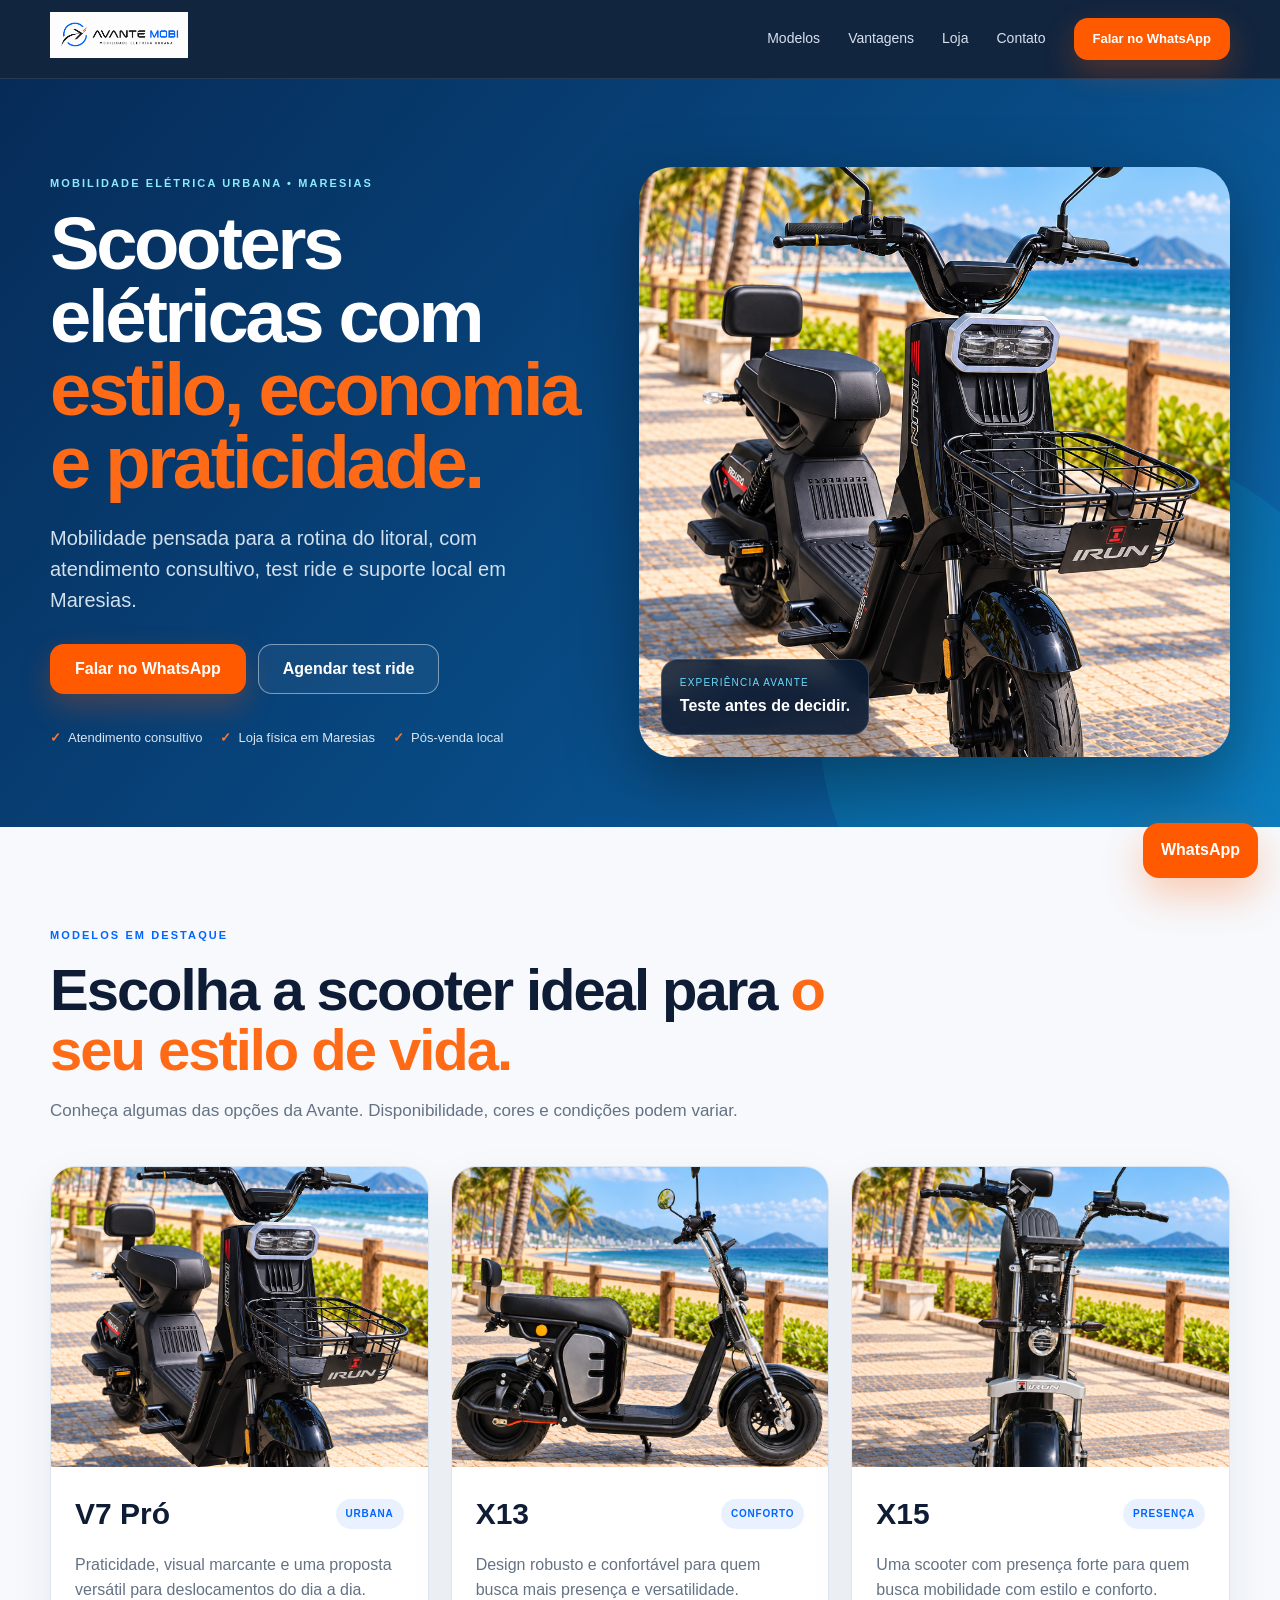
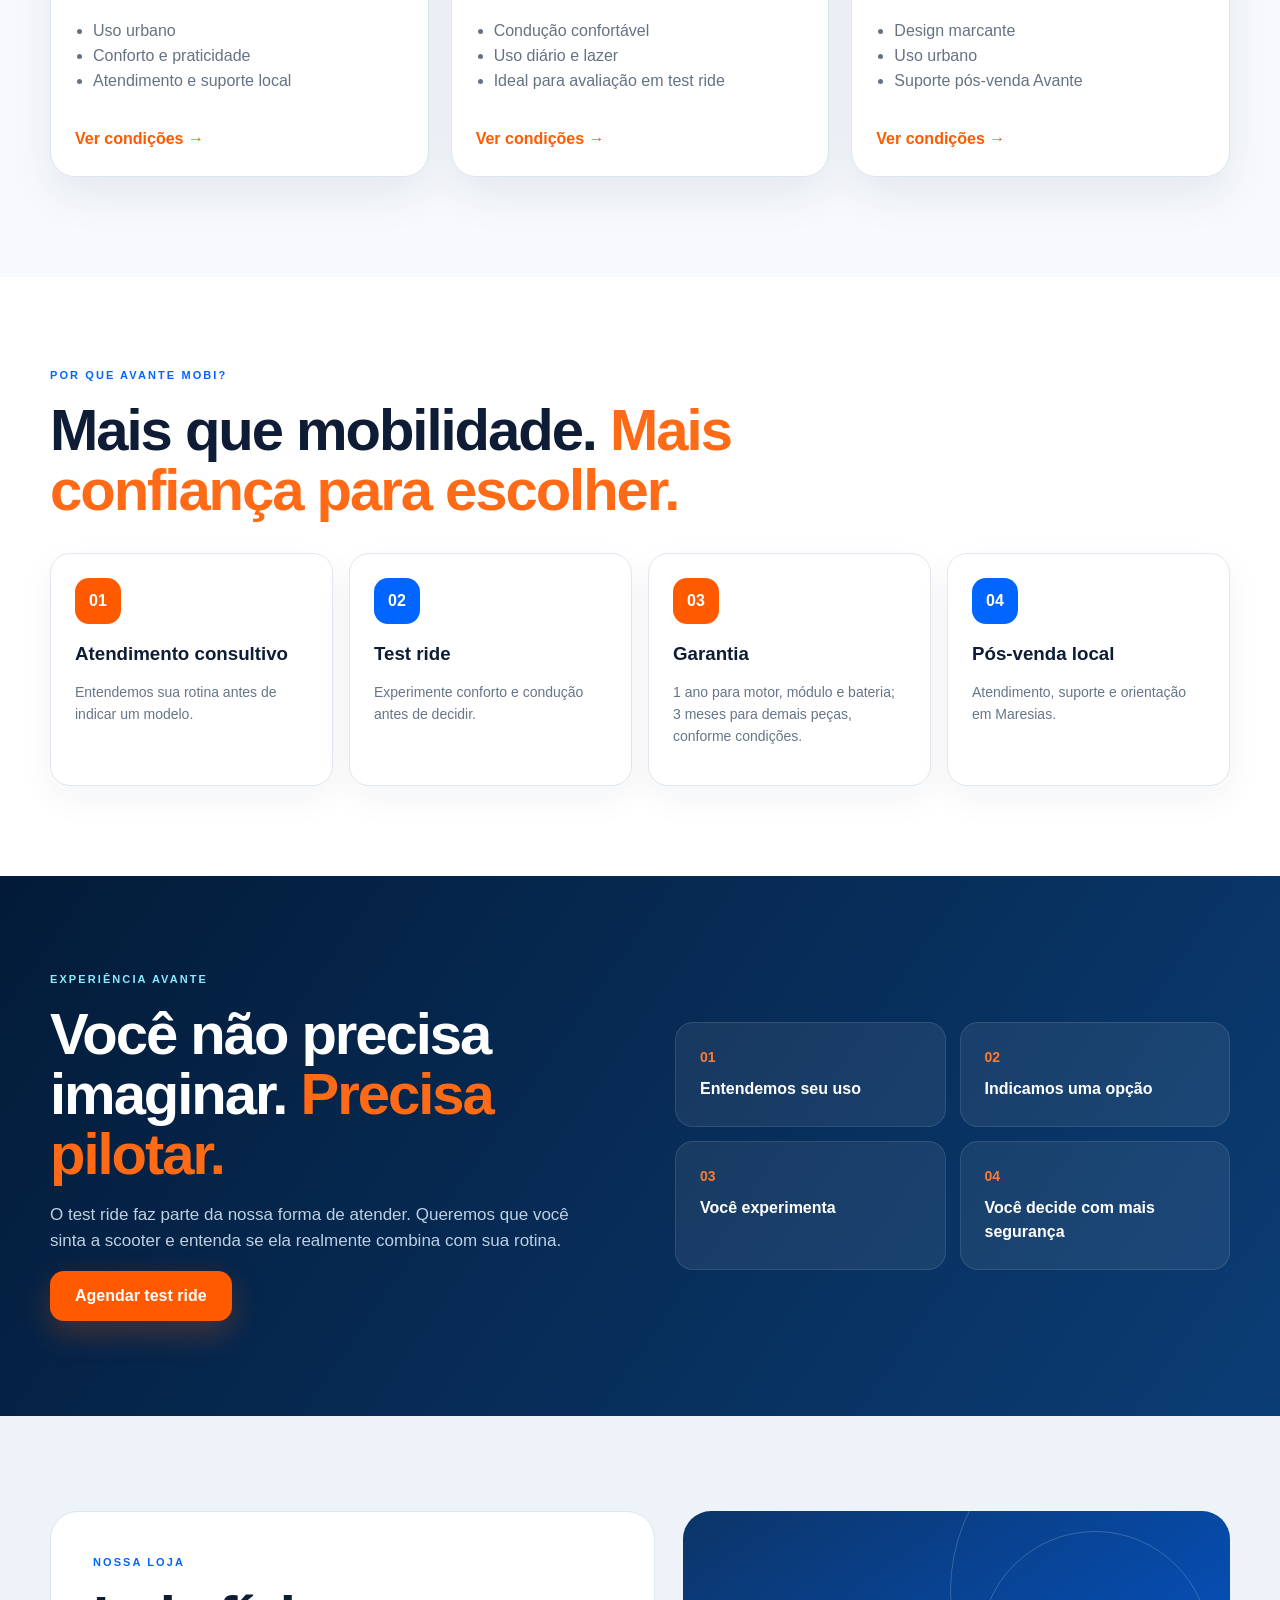
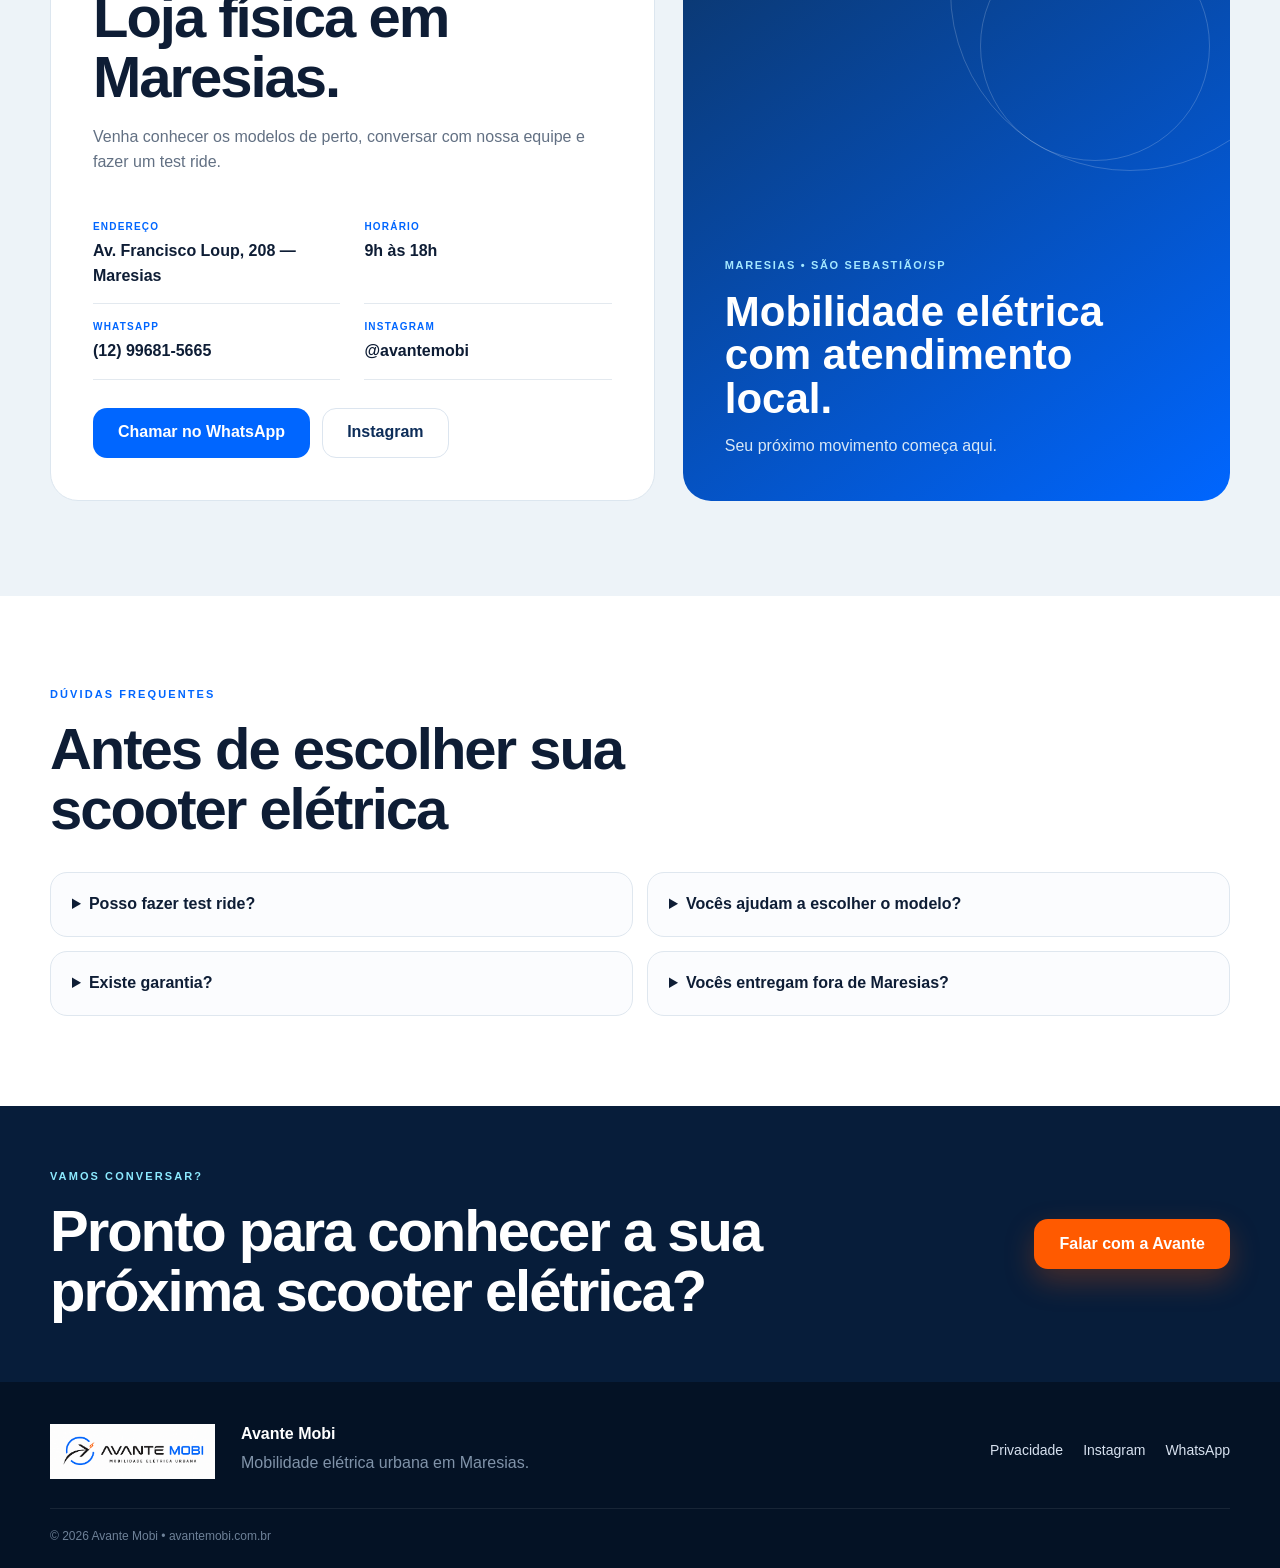
<file: index.html>
<!doctype html>
<html lang="pt-BR">
<head>
  <meta charset="utf-8">
  <meta name="viewport" content="width=device-width,initial-scale=1">
  <meta name="description" content="Avante Mobi — scooters elétricas e mobilidade elétrica urbana em Maresias, São Sebastião. Test ride, atendimento consultivo e pós-venda local.">
  <title>Avante Mobi | Scooters Elétricas em Maresias</title>
  <link rel="stylesheet" href="styles.css">
</head>
<body>
<header class="topbar">
  <div class="container nav">
    <a class="brand" href="#inicio"><img src="assets/logo-avante.png" alt="Avante Mobi"></a>
    <nav>
      <a href="#modelos">Modelos</a>
      <a href="#vantagens">Vantagens</a>
      <a href="#loja">Loja</a>
      <a href="#contato">Contato</a>
    </nav>
    <a class="btn btn-orange btn-small" href="https://wa.me/5512996815665?text=Olá%2C%20quero%20conhecer%20as%20scooters%20elétricas%20da%20Avante%20Mobi." target="_blank">Falar no WhatsApp</a>
  </div>
</header>

<main>
<section class="hero" id="inicio">
  <div class="hero-overlay"></div>
  <div class="container hero-grid">
    <div class="hero-copy">
      <p class="kicker">MOBILIDADE ELÉTRICA URBANA • MARESIAS</p>
      <h1>Scooters elétricas com <span>estilo, economia e praticidade.</span></h1>
      <p class="hero-text">Mobilidade pensada para a rotina do litoral, com atendimento consultivo, test ride e suporte local em Maresias.</p>
      <div class="actions">
        <a class="btn btn-orange" href="https://wa.me/5512996815665?text=Olá%2C%20quero%20falar%20com%20a%20Avante%20Mobi." target="_blank">Falar no WhatsApp</a>
        <a class="btn btn-outline" href="https://wa.me/5512996815665?text=Olá%2C%20quero%20agendar%20um%20test%20ride." target="_blank">Agendar test ride</a>
      </div>
      <div class="mini-benefits">
        <span>Atendimento consultivo</span>
        <span>Loja física em Maresias</span>
        <span>Pós-venda local</span>
      </div>
    </div>
    <div class="hero-photo-wrap">
      <img class="hero-photo" src="assets/v7-pro-orla.png" alt="Scooter elétrica V7 Pró em cenário de litoral">
      <div class="hero-badge">
        <small>EXPERIÊNCIA AVANTE</small>
        <strong>Teste antes de decidir.</strong>
      </div>
    </div>
  </div>
</section>

<section class="models" id="modelos">
  <div class="container">
    <div class="section-title">
      <p class="kicker blue">MODELOS EM DESTAQUE</p>
      <h2>Escolha a scooter ideal para <span>o seu estilo de vida.</span></h2>
      <p>Conheça algumas das opções da Avante. Disponibilidade, cores e condições podem variar.</p>
    </div>

    <div class="model-grid">
      <article class="model-card">
        <div class="model-image"><img src="assets/v7-pro-orla.png" alt="V7 Pró"></div>
        <div class="model-content">
          <div class="model-top"><h3>V7 Pró</h3><span>Urbana</span></div>
          <p>Praticidade, visual marcante e uma proposta versátil para deslocamentos do dia a dia.</p>
          <ul><li>Uso urbano</li><li>Conforto e praticidade</li><li>Atendimento e suporte local</li></ul>
          <a href="https://wa.me/5512996815665?text=Olá%2C%20quero%20saber%20mais%20sobre%20a%20V7%20Pró." target="_blank">Ver condições →</a>
        </div>
      </article>

      <article class="model-card">
        <div class="model-image"><img src="assets/x13-orla.png" alt="X13"></div>
        <div class="model-content">
          <div class="model-top"><h3>X13</h3><span>Conforto</span></div>
          <p>Design robusto e confortável para quem busca mais presença e versatilidade.</p>
          <ul><li>Condução confortável</li><li>Uso diário e lazer</li><li>Ideal para avaliação em test ride</li></ul>
          <a href="https://wa.me/5512996815665?text=Olá%2C%20quero%20saber%20mais%20sobre%20a%20X13." target="_blank">Ver condições →</a>
        </div>
      </article>

      <article class="model-card">
        <div class="model-image"><img src="assets/x15-orla.png" alt="X15"></div>
        <div class="model-content">
          <div class="model-top"><h3>X15</h3><span>Presença</span></div>
          <p>Uma scooter com presença forte para quem busca mobilidade com estilo e conforto.</p>
          <ul><li>Design marcante</li><li>Uso urbano</li><li>Suporte pós-venda Avante</li></ul>
          <a href="https://wa.me/5512996815665?text=Olá%2C%20quero%20saber%20mais%20sobre%20a%20X15." target="_blank">Ver condições →</a>
        </div>
      </article>
    </div>
  </div>
</section>

<section class="advantages" id="vantagens">
  <div class="container">
    <div class="section-title compact">
      <p class="kicker blue">POR QUE AVANTE MOBI?</p>
      <h2>Mais que mobilidade. <span>Mais confiança para escolher.</span></h2>
    </div>
    <div class="adv-grid">
      <div class="adv"><div class="adv-icon">01</div><h3>Atendimento consultivo</h3><p>Entendemos sua rotina antes de indicar um modelo.</p></div>
      <div class="adv"><div class="adv-icon">02</div><h3>Test ride</h3><p>Experimente conforto e condução antes de decidir.</p></div>
      <div class="adv"><div class="adv-icon">03</div><h3>Garantia</h3><p>1 ano para motor, módulo e bateria; 3 meses para demais peças, conforme condições.</p></div>
      <div class="adv"><div class="adv-icon">04</div><h3>Pós-venda local</h3><p>Atendimento, suporte e orientação em Maresias.</p></div>
    </div>
  </div>
</section>

<section class="test-ride">
  <div class="container test-grid">
    <div>
      <p class="kicker">EXPERIÊNCIA AVANTE</p>
      <h2>Você não precisa imaginar. <span>Precisa pilotar.</span></h2>
      <p>O test ride faz parte da nossa forma de atender. Queremos que você sinta a scooter e entenda se ela realmente combina com sua rotina.</p>
      <a class="btn btn-orange" href="https://wa.me/5512996815665?text=Olá%2C%20quero%20agendar%20um%20test%20ride%20na%20Avante%20Mobi." target="_blank">Agendar test ride</a>
    </div>
    <div class="steps">
      <div><b>01</b><span>Entendemos seu uso</span></div>
      <div><b>02</b><span>Indicamos uma opção</span></div>
      <div><b>03</b><span>Você experimenta</span></div>
      <div><b>04</b><span>Você decide com mais segurança</span></div>
    </div>
  </div>
</section>

<section class="store" id="loja">
  <div class="container store-grid">
    <div class="store-card">
      <p class="kicker blue">NOSSA LOJA</p>
      <h2>Loja física em Maresias.</h2>
      <p>Venha conhecer os modelos de perto, conversar com nossa equipe e fazer um test ride.</p>
      <div class="store-info">
        <div><small>ENDEREÇO</small><strong>Av. Francisco Loup, 208 — Maresias</strong></div>
        <div><small>HORÁRIO</small><strong>9h às 18h</strong></div>
        <div><small>WHATSAPP</small><strong>(12) 99681-5665</strong></div>
        <div><small>INSTAGRAM</small><strong>@avantemobi</strong></div>
      </div>
      <div class="actions">
        <a class="btn btn-blue" href="https://wa.me/5512996815665" target="_blank">Chamar no WhatsApp</a>
        <a class="btn btn-light" href="https://www.instagram.com/avantemobi/" target="_blank">Instagram</a>
      </div>
    </div>
    <div class="store-visual">
      <div class="store-circle one"></div><div class="store-circle two"></div>
      <p>MARESIAS • SÃO SEBASTIÃO/SP</p>
      <h3>Mobilidade elétrica com atendimento local.</h3>
      <span>Seu próximo movimento começa aqui.</span>
    </div>
  </div>
</section>

<section class="faq">
  <div class="container">
    <div class="section-title compact"><p class="kicker blue">DÚVIDAS FREQUENTES</p><h2>Antes de escolher sua scooter elétrica</h2></div>
    <div class="faq-grid">
      <details><summary>Posso fazer test ride?</summary><p>Sim. O test ride é realizado conforme disponibilidade e condições de segurança. Chame no WhatsApp para agendar.</p></details>
      <details><summary>Vocês ajudam a escolher o modelo?</summary><p>Sim. Nosso atendimento é consultivo e leva em conta sua rotina, deslocamento, conforto e necessidade.</p></details>
      <details><summary>Existe garantia?</summary><p>Sim. A referência atual é 1 ano para motor, módulo e bateria e 3 meses para demais peças, conforme condições de cobertura e uso.</p></details>
      <details><summary>Vocês entregam fora de Maresias?</summary><p>Consulte a equipe. A possibilidade, prazo e valor de entrega dependem da cidade e do modelo.</p></details>
    </div>
  </div>
</section>

<section class="cta" id="contato">
  <div class="container cta-inner">
    <div><p class="kicker">VAMOS CONVERSAR?</p><h2>Pronto para conhecer a sua próxima scooter elétrica?</h2></div>
    <a class="btn btn-orange" href="https://wa.me/5512996815665?text=Olá%2C%20quero%20conhecer%20a%20Avante%20Mobi." target="_blank">Falar com a Avante</a>
  </div>
</section>
</main>

<footer>
  <div class="container footer">
    <img src="assets/logo-avante.png" alt="Avante Mobi">
    <div><strong>Avante Mobi</strong><p>Mobilidade elétrica urbana em Maresias.</p></div>
    <div class="footer-links"><a href="privacidade.html">Privacidade</a><a href="https://www.instagram.com/avantemobi/" target="_blank">Instagram</a><a href="https://wa.me/5512996815665" target="_blank">WhatsApp</a></div>
  </div>
  <div class="container copy">© 2026 Avante Mobi • avantemobi.com.br</div>
</footer>

<a class="wa" href="https://wa.me/5512996815665?text=Olá%2C%20quero%20saber%20mais%20sobre%20as%20scooters%20elétricas%20da%20Avante%20Mobi." target="_blank">WhatsApp</a>
<script src="script.js"></script>
</body></html>
</file>
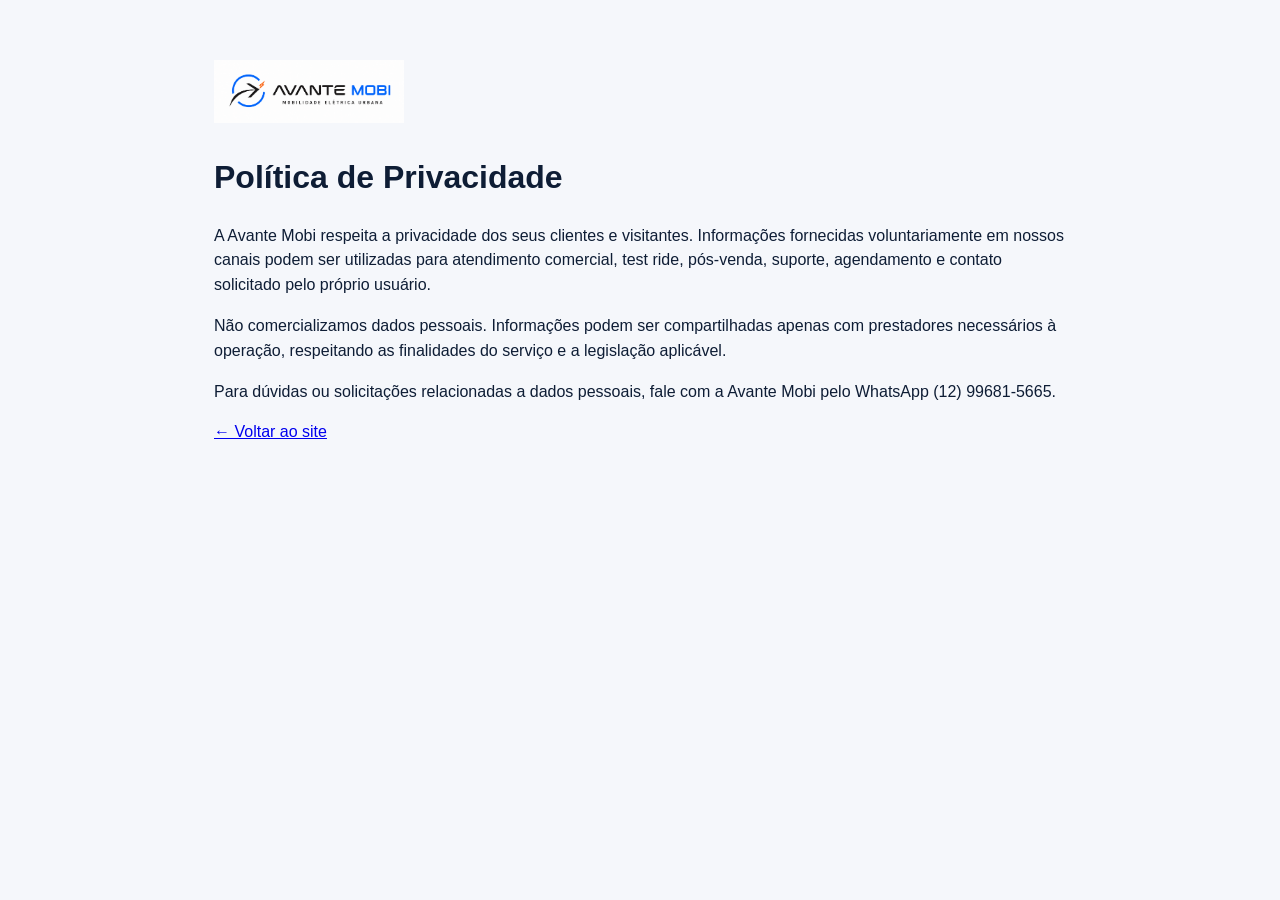
<file: privacidade.html>
<!doctype html><html lang="pt-BR"><head><meta charset="utf-8"><meta name="viewport" content="width=device-width,initial-scale=1"><title>Política de Privacidade | Avante Mobi</title><link rel="stylesheet" href="styles.css"></head><body><main style="max-width:900px;margin:60px auto;padding:0 24px"><img src="assets/logo-avante.png" alt="Avante Mobi" style="max-width:190px"><h1>Política de Privacidade</h1><p>A Avante Mobi respeita a privacidade dos seus clientes e visitantes. Informações fornecidas voluntariamente em nossos canais podem ser utilizadas para atendimento comercial, test ride, pós-venda, suporte, agendamento e contato solicitado pelo próprio usuário.</p><p>Não comercializamos dados pessoais. Informações podem ser compartilhadas apenas com prestadores necessários à operação, respeitando as finalidades do serviço e a legislação aplicável.</p><p>Para dúvidas ou solicitações relacionadas a dados pessoais, fale com a Avante Mobi pelo WhatsApp (12) 99681-5665.</p><p><a href="index.html">← Voltar ao site</a></p></main></body></html>
</file>
<file: styles.css>
*{box-sizing:border-box}html{scroll-behavior:smooth}body{margin:0;font-family:Inter,Segoe UI,Arial,sans-serif;background:#f5f7fb;color:#0e1d35;line-height:1.55}.container{width:min(1180px,calc(100% - 40px));margin:auto}.topbar{position:sticky;top:0;z-index:30;background:rgba(4,24,50,.94);backdrop-filter:blur(16px);border-bottom:1px solid rgba(255,255,255,.09)}.nav{height:78px;display:flex;align-items:center;gap:28px}.brand img{height:46px;max-width:210px;object-fit:contain}.nav nav{display:flex;gap:28px;margin-left:auto}.nav nav a,.footer-links a{color:#d7e1ef;text-decoration:none;font-size:14px}.btn{display:inline-flex;align-items:center;justify-content:center;min-height:50px;padding:0 24px;border-radius:14px;text-decoration:none;font-weight:800;transition:.2s;border:1px solid transparent}.btn:hover{transform:translateY(-2px)}.btn-small{min-height:42px;padding:0 18px;font-size:13px}.btn-orange{background:#ff5a00;color:white;box-shadow:0 12px 30px rgba(255,90,0,.26)}.btn-blue{background:#0066ff;color:white}.btn-outline{border-color:rgba(255,255,255,.45);color:white;background:rgba(255,255,255,.05)}.btn-light{background:#fff;color:#0d2d59;border-color:#dce5ef}.hero{position:relative;overflow:hidden;background:linear-gradient(130deg,#062b58 0%,#084b85 58%,#0d70b7 100%);padding:88px 0 70px}.hero:after{content:"";position:absolute;inset:auto -100px -180px auto;width:560px;height:560px;border-radius:50%;background:rgba(0,229,255,.1)}.hero-grid{position:relative;z-index:1;display:grid;grid-template-columns:.95fr 1.05fr;align-items:center;gap:54px}.kicker{font-size:11px;font-weight:900;letter-spacing:.19em;color:#8ceaff;margin:0 0 16px}.kicker.blue{color:#0066ff}.hero h1{font-size:clamp(46px,5.8vw,76px);line-height:.98;letter-spacing:-.045em;color:white;margin:0 0 24px}.hero h1 span,.section-title h2 span,.test-ride h2 span{color:#ff6a16}.hero-text{font-size:20px;color:#d3e1ee;max-width:650px}.actions{display:flex;gap:12px;flex-wrap:wrap;margin-top:28px}.mini-benefits{display:flex;gap:18px;flex-wrap:wrap;margin-top:34px;color:#d8e5f1;font-size:13px}.mini-benefits span:before{content:"✓";color:#ff7a2c;margin-right:7px;font-weight:900}.hero-photo-wrap{position:relative}.hero-photo{display:block;width:100%;height:590px;object-fit:cover;border-radius:34px;box-shadow:0 28px 70px rgba(0,0,0,.36)}.hero-badge{position:absolute;left:22px;bottom:22px;background:rgba(3,22,48,.84);backdrop-filter:blur(10px);border:1px solid rgba(255,255,255,.16);border-radius:17px;padding:15px 18px;color:#fff}.hero-badge small{display:block;color:#68dcff;letter-spacing:.12em;font-size:10px}.hero-badge strong{display:block;margin-top:4px}.models{padding:100px 0;background:#f7f9fc}.section-title{max-width:780px;margin-bottom:42px}.section-title.compact{margin-bottom:34px}.section-title h2,.test-ride h2,.store-card h2,.cta h2{font-size:clamp(34px,4.6vw,58px);line-height:1.03;letter-spacing:-.035em;margin:0 0 18px}.section-title>p:last-child{color:#657284;font-size:17px}.model-grid{display:grid;grid-template-columns:repeat(3,1fr);gap:22px}.model-card{overflow:hidden;background:#fff;border-radius:25px;border:1px solid #dde5ee;box-shadow:0 18px 44px rgba(19,47,84,.08)}.model-image{height:300px;background:#dbe8f4;overflow:hidden}.model-image img{width:100%;height:100%;object-fit:cover;transition:.35s}.model-card:hover .model-image img{transform:scale(1.035)}.model-content{padding:24px}.model-top{display:flex;align-items:center;justify-content:space-between;gap:15px}.model-top h3{font-size:30px;margin:0}.model-top span{background:#e9f1ff;color:#0066ff;border-radius:999px;padding:7px 10px;font-size:10px;font-weight:900;text-transform:uppercase;letter-spacing:.08em}.model-content p,.model-content li{color:#657284}.model-content ul{padding-left:18px;min-height:92px}.model-content a{color:#ff5a00;font-weight:900;text-decoration:none}.advantages{padding:90px 0;background:white}.adv-grid{display:grid;grid-template-columns:repeat(4,1fr);gap:16px}.adv{border:1px solid #e0e7ef;border-radius:20px;padding:24px;background:#fff;box-shadow:0 12px 34px rgba(15,49,85,.05)}.adv-icon{width:46px;height:46px;border-radius:14px;display:grid;place-items:center;background:#0066ff;color:white;font-weight:900}.adv:nth-child(odd) .adv-icon{background:#ff5a00}.adv h3{margin:15px 0 7px}.adv p{color:#667588;font-size:14px}.test-ride{padding:95px 0;background:linear-gradient(125deg,#031b38,#0b3d75);color:#fff}.test-grid{display:grid;grid-template-columns:1fr 1fr;gap:70px;align-items:center}.test-ride p:not(.kicker){color:#bed0e3;font-size:17px}.steps{display:grid;grid-template-columns:1fr 1fr;gap:14px}.steps div{background:rgba(255,255,255,.07);border:1px solid rgba(255,255,255,.1);border-radius:18px;padding:24px}.steps b{display:block;color:#ff7a2c;font-size:14px}.steps span{display:block;margin-top:8px;font-weight:800}.store{padding:95px 0;background:#edf3f8}.store-grid{display:grid;grid-template-columns:1.05fr .95fr;gap:28px}.store-card,.store-visual{border-radius:28px;min-height:480px}.store-card{background:#fff;padding:42px;border:1px solid #dce6ef}.store-card>p{color:#627083}.store-info{display:grid;grid-template-columns:1fr 1fr;gap:0 24px;margin-top:30px}.store-info div{padding:15px 0;border-bottom:1px solid #e3e9ef}.store-info small{display:block;color:#0066ff;font-size:10px;letter-spacing:.12em;font-weight:900}.store-info strong{display:block;margin-top:4px}.store-visual{position:relative;overflow:hidden;padding:42px;color:#fff;background:linear-gradient(145deg,#0c3568,#0066ff);display:flex;flex-direction:column;justify-content:flex-end}.store-visual p{font-size:11px;letter-spacing:.15em;font-weight:900;color:#a5e8ff;position:relative;z-index:1}.store-visual h3{font-size:42px;line-height:1.03;max-width:520px;margin:5px 0 14px;position:relative;z-index:1}.store-visual span{position:relative;z-index:1;color:#d9e8f6}.store-circle{position:absolute;border:1px solid rgba(255,255,255,.19);border-radius:50%}.store-circle.one{width:360px;height:360px;top:-100px;right:-80px}.store-circle.two{width:230px;height:230px;top:20px;right:20px}.faq{padding:90px 0;background:#fff}.faq-grid{display:grid;grid-template-columns:1fr 1fr;gap:14px}.faq details{border:1px solid #dfe7ef;border-radius:17px;padding:19px 21px;background:#fbfcfe}.faq summary{cursor:pointer;font-weight:900}.faq details p{color:#647284}.cta{background:#071d3a;padding:62px 0;color:white}.cta-inner{display:flex;align-items:center;justify-content:space-between;gap:30px}.cta h2{max-width:780px;margin-bottom:0}footer{background:#041225;color:#fff;padding:40px 0 22px}.footer{display:grid;grid-template-columns:auto 1fr auto;gap:26px;align-items:center}.footer img{width:165px}.footer p{color:#8093a9;margin:4px 0}.footer-links{display:flex;gap:20px;flex-wrap:wrap}.copy{border-top:1px solid rgba(255,255,255,.08);padding-top:18px;margin-top:28px;color:#6e8198;font-size:12px}.wa{position:fixed;right:22px;bottom:22px;background:#ff5a00;color:#fff;text-decoration:none;font-weight:900;padding:15px 18px;border-radius:16px;box-shadow:0 16px 40px rgba(255,90,0,.3);z-index:40}@media(max-width:920px){.nav nav{display:none}.nav .btn-small{margin-left:auto}.hero-grid,.test-grid,.store-grid{grid-template-columns:1fr}.hero-photo{height:520px}.model-grid{grid-template-columns:1fr}.adv-grid{grid-template-columns:1fr 1fr}.faq-grid{grid-template-columns:1fr}.footer{grid-template-columns:1fr}.cta-inner{align-items:flex-start;flex-direction:column}}@media(max-width:580px){.container{width:min(100% - 28px,1180px)}.brand img{height:38px}.nav .btn-small{display:none}.hero{padding-top:58px}.hero h1{font-size:47px}.hero-photo{height:430px}.model-image{height:265px}.adv-grid,.steps,.store-info{grid-template-columns:1fr}.store-card{padding:28px}.store-visual{min-height:380px;padding:28px}.store-visual h3{font-size:36px}.cta{padding:48px 0}.wa{right:14px;bottom:14px;font-size:13px}}
</file>
